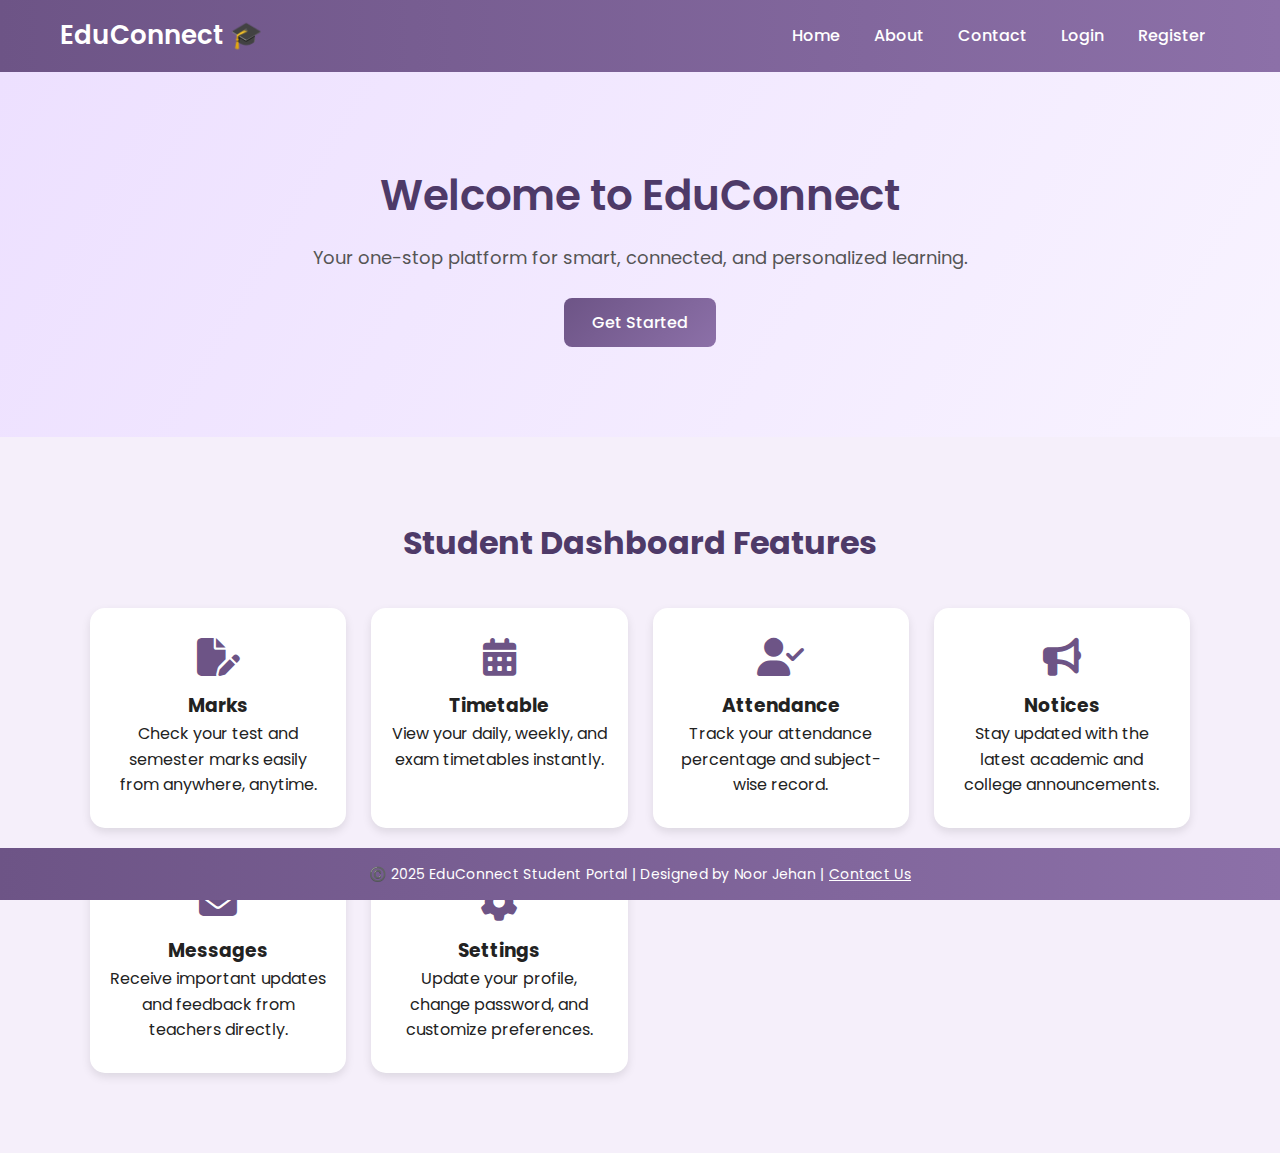
<file: index.html>
<!DOCTYPE html>
<html lang="en">

<head>
  <meta charset="UTF-8">
  <meta name="viewport" content="width=device-width, initial-scale=1.0">
  <title>EduConnect | Empowering Learning</title>
<link rel="stylesheet" href="https://cdnjs.cloudflare.com/ajax/libs/font-awesome/6.4.2/css/all.min.css">

  <link rel="stylesheet" href="style.css">
</head>

<body>
  <!-- Navbar -->
  <nav>
    <div class="logo">EduConnect 🎓</div>
    <div class="nav-links">
      <a href="index.html">Home</a>
      <a href="about.html">About</a>
      <a href="contact.html">Contact</a>
      <a href="login.html">Login</a>
      <a href="register.html">Register</a>
    </div>
  </nav>
  <!-- Hero Section -->
  <section class="hero">
    <h1>Welcome to EduConnect</h1>
    <p>Your one-stop platform for smart, connected, and personalized learning.</p>
    <a href="login.html" class="btn">Get Started</a>
  </section>

  <!-- Features Section -->
  <section class="features">
    <h2>Student Dashboard Features</h2>
    <div class="feature-boxes">

      <div class="feature">
        <i class="fa-solid fa-file-pen"></i>
        <h3>Marks</h3>
        <p>Check your test and semester marks easily from anywhere, anytime.</p>
      </div>

      <div class="feature">
        <i class="fa-solid fa-calendar-days"></i>
        <h3>Timetable</h3>
        <p>View your daily, weekly, and exam timetables instantly.</p>
      </div>

      <div class="feature">
        <i class="fa-solid fa-user-check"></i>
        <h3>Attendance</h3>
        <p>Track your attendance percentage and subject-wise record.</p>
      </div>

      <div class="feature">
        <i class="fa-solid fa-bullhorn"></i>
        <h3>Notices</h3>
        <p>Stay updated with the latest academic and college announcements.</p>
      </div>

      <div class="feature">
        <i class="fa-solid fa-envelope"></i>
        <h3>Messages</h3>
        <p>Receive important updates and feedback from teachers directly.</p>
      </div>

      <div class="feature">
        <i class="fa-solid fa-gear"></i>
        <h3>Settings</h3>
        <p>Update your profile, change password, and customize preferences.</p>
      </div>

    </div>
  </section>

  <!-- Footer -->
  <footer>
    <p> ©️ 2025 EduConnect Student Portal | Designed by Noor Jehan | <a style="color: white;"
        href="contact.html">Contact Us</a></p>
  </footer>

</body>

</html>
</file>
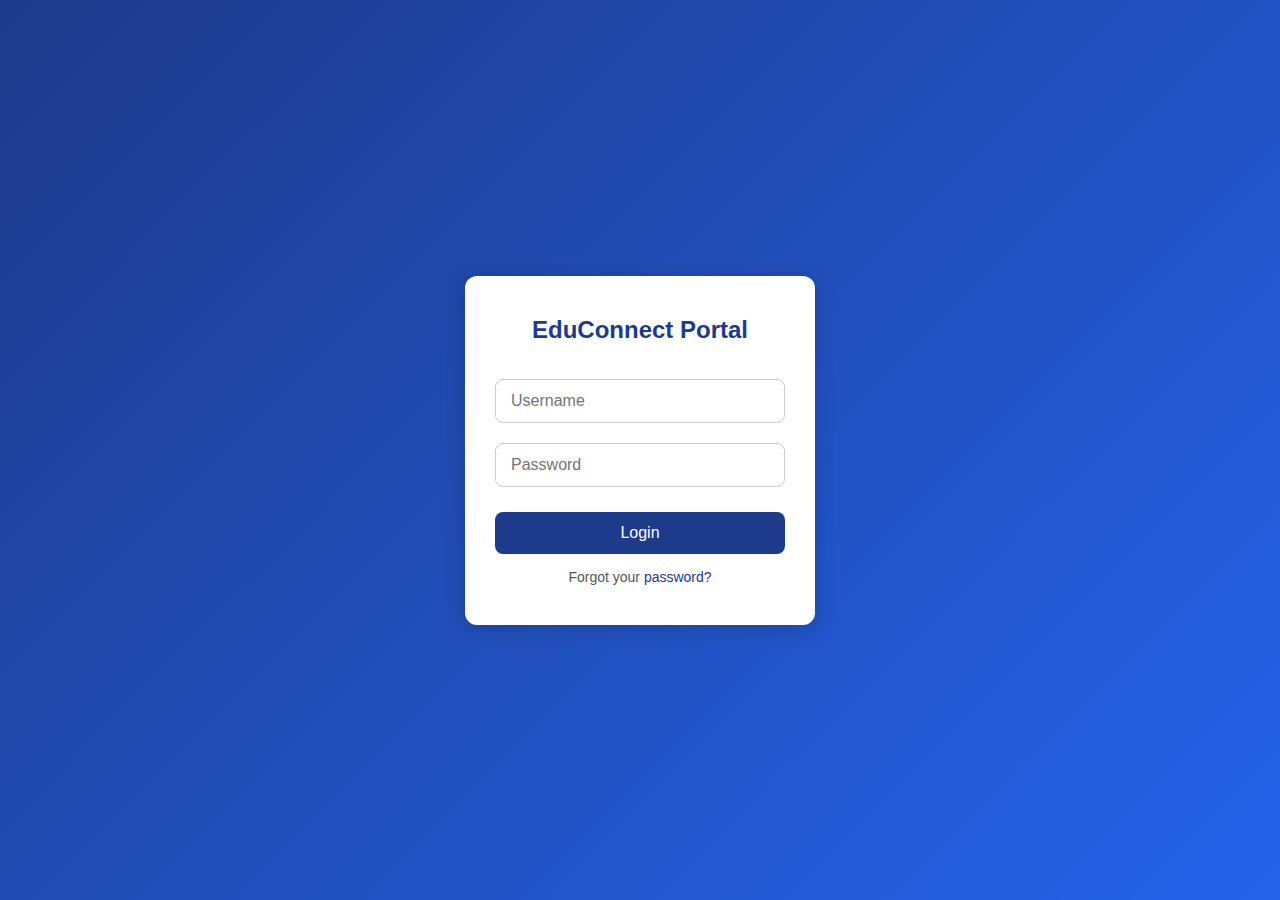
<file: text/index.html>
<!DOCTYPE html>
<html lang="en">
<head>
  <meta charset="UTF-8">
  <meta name="viewport" content="width=device-width, initial-scale=1.0">
  <title>EduConnect | Login</title>
  <style>
    /* ===== General Reset ===== */
    * {
      margin: 0;
      padding: 0;
      box-sizing: border-box;
      font-family: 'Poppins', sans-serif;
    }

    body {
      height: 100vh;
      display: flex;
      justify-content: center;
      align-items: center;
      background: linear-gradient(135deg, #1e3a8a, #2563eb);
    }

    /* ===== Login Container ===== */
    .login-container {
      background: #fff;
      padding: 40px 30px;
      border-radius: 12px;
      box-shadow: 0 4px 20px rgba(0,0,0,0.2);
      width: 350px;
      text-align: center;
    }

    .login-container h2 {
      margin-bottom: 25px;
      color: #1e3a8a;
    }

    .login-container input {
      width: 100%;
      padding: 12px 15px;
      margin: 10px 0;
      border-radius: 8px;
      border: 1px solid #ccc;
      font-size: 16px;
    }

    .login-container button {
      width: 100%;
      padding: 12px;
      margin-top: 15px;
      background: #1e3a8a;
      color: white;
      border: none;
      border-radius: 8px;
      font-size: 16px;
      
      transition: all 0.3s ease;
    }

    .login-container button:hover {
      background: #2563eb;
      transform: scale(1.02);
    }

    /* ===== Optional Links ===== */
    .login-container p {
      margin-top: 15px;
      font-size: 14px;
      color: #555;
    }

    .login-container p a {
      color: #1e3a8a;
      text-decoration: none;
      font-weight: 500;
    }

    .login-container p a:hover {
      text-decoration: underline;
    }

    /* ===== Responsive ===== */
    @media (max-width: 400px) {
      .login-container {
        width: 90%;
        padding: 30px 20px;
      }
    }
  </style>
</head>
<body>
  <div class="login-container">
    <h2>EduConnect Portal</h2>
    <form action="dashboard.html">
      <input type="text" placeholder="Username" required>
      <input type="password" placeholder="Password" required>
      <button type="submit">Login</button>
    </form>
    <p>Forgot your <a href="#">password?</a></p>
  </div>
</body>
</html>
</file>
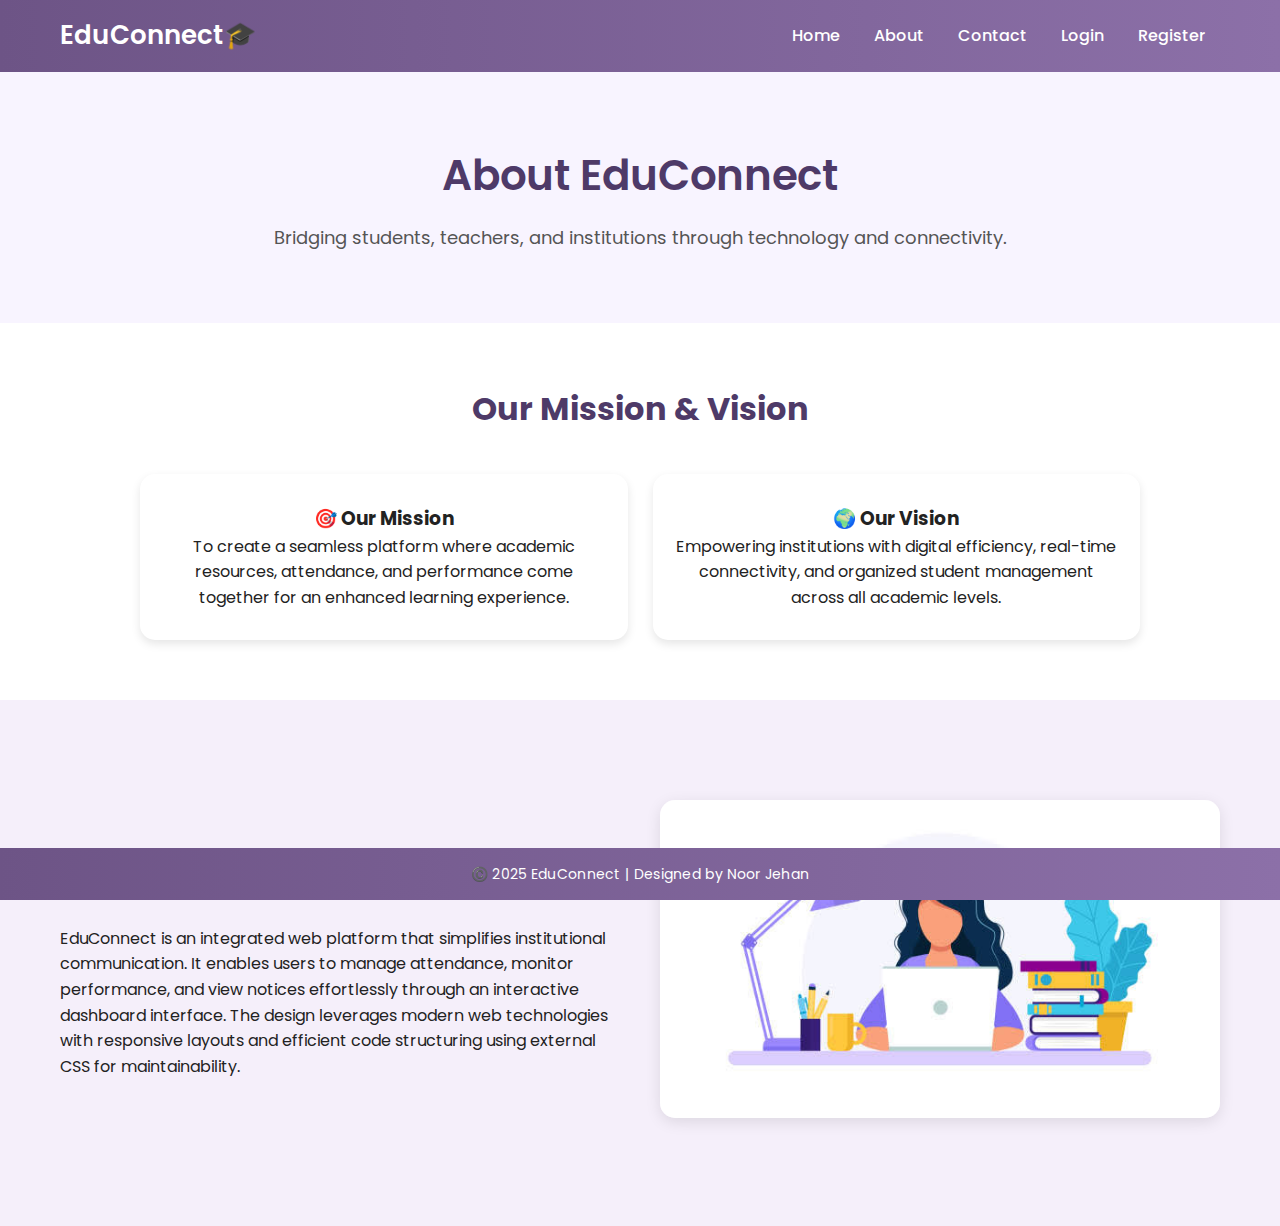
<file: about.html>
<!DOCTYPE html>
<html lang="en">
<head>
  <meta charset="UTF-8">
  <meta name="viewport" content="width=device-width, initial-scale=1.0">
  <title>EduConnect | About</title>
  <link rel="stylesheet" href="https://cdnjs.cloudflare.com/ajax/libs/font-awesome/6.4.2/css/all.min.css">
  <link rel="stylesheet" href="style.css">
</head>
<body>

  <!-- ===== Navbar ===== -->
  <nav>
    <div class="logo">EduConnect🎓</div>
    <div class="nav-links">
      <a href="index.html">Home</a>
      <a href="about.html" class="active">About</a>
      <a href="contact.html">Contact</a>
      <a href="login.html">Login</a>
      <a href="register.html">Register</a>
    </div>
  </nav>

  <!-- ===== About Section ===== -->
  <section class="hero" style="padding: 70px 20px; background: #f8f4ff;">
    <h1>About EduConnect</h1>
    <p>Bridging students, teachers, and institutions through technology and connectivity.</p>
  </section>

  <!-- ===== Mission & Vision Section ===== -->
  <section class="features" style="background-color: #ffffff; padding: 60px 40px;">
    <h2>Our Mission & Vision</h2>
    <div class="feature-boxes" style="max-width: 1000px;">
      <div class="feature">
        <h3>🎯 Our Mission</h3>
        <p>To create a seamless platform where academic resources, attendance, and performance come together for an enhanced learning experience.</p>
      </div>
      <div class="feature">
        <h3>🌍 Our Vision</h3>
        <p>Empowering institutions with digital efficiency, real-time connectivity, and organized student management across all academic levels.</p>
      </div>
    </div>
  </section>

  <!-- ===== About Layout Section ===== -->
  <section style="display: flex; align-items: center; justify-content: center; padding: 80px 40px; flex-wrap: wrap; background: #f5effa;">
    <div style="flex: 1 1 45%; padding: 20px;">
      <h1 style="color:#6d5486; font-size: 2.5rem;">What is EduConnect?</h1>
      <p style="margin-top: 15px;" font-size="2rem;">EduConnect is an integrated web platform that simplifies institutional communication. It enables users to manage attendance, monitor performance, and view notices effortlessly through an interactive dashboard interface. The design leverages modern web technologies with responsive layouts and efficient code structuring using external CSS for maintainability.</p>
    </div>
    <div style="flex: 1 1 45%; padding: 20px; text-align:center;">
      <img src="about.jpeg" alt="EduConnect" style="width:100%; border-radius:15px; box-shadow:0 4px 15px rgba(0,0,0,0.1);">
    </div>
  </section>

  <!-- ===== Footer ===== -->
  <footer>
    ©️ 2025 EduConnect | Designed by Noor Jehan
  </footer>

</body>
</html>
</file>
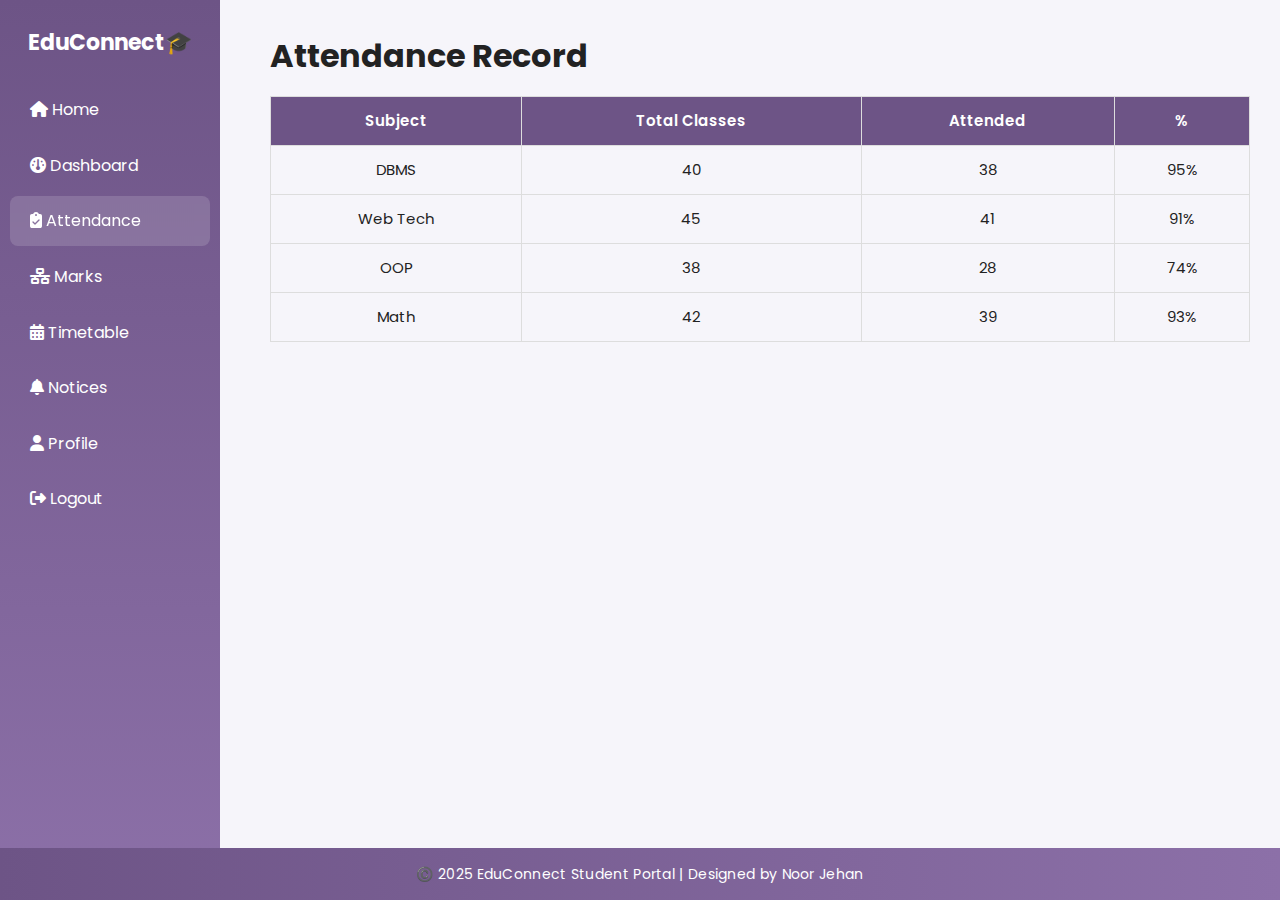
<file: attendance.html>
<!DOCTYPE html>
<html lang="en">

<head>
  <meta charset="UTF-8">
  <meta name="viewport" content="width=device-width, initial-scale=1.0">
  <title>EduConnect | Attendance</title>
 <link rel="stylesheet" href="https://cdnjs.cloudflare.com/ajax/libs/font-awesome/6.4.2/css/all.min.css">
  <link rel="stylesheet" href="style.css">
</head>

<body>

  <!-- Sidebar -->
  <div class="sidebar">
    <h2>EduConnect🎓</h2>
    <ul>
      <li><a href="index.html"> <i class="fa-solid fa-house"></i> Home</a></li>
      <li><a href="dashboard.html" > <i class="fa-solid fa-gauge"></i> Dashboard</a></li>

      <li><a href="attendance.html" class="active"> <i class="fa-solid fa-clipboard-check"></i> Attendance</a></li>
      <li><a href="marks.html"> <i class="fa-solid fa-network-wired"></i> Marks</a></li>

      <li><a href="timetable.html"> <i class="fa-solid fa-calendar-days"></i> Timetable</a></li>
      <li><a href="notices.html"> <i class="fa-solid fa-bell"></i> Notices</a></li>
      <li><a href="profile.html"> <i class="fa-solid fa-user"></i> Profile</a></li>
      <li><a href="login.html"> <i class="fa-solid fa-right-from-bracket"></i> Logout</a></li>
    </ul>
      
  </div>

  <!-- Main Content -->
  <div class="main-content">
    <h1>Attendance Record</h1>
    <table>
      <tr>
        <th>Subject</th>
        <th>Total Classes</th>
        <th>Attended</th>
        <th>%</th>
      </tr>
      <tr>
        <td>DBMS</td>
        <td>40</td>
        <td>38</td>
        <td>95%</td>
      </tr>
      <tr>
        <td>Web Tech</td>
        <td>45</td>
        <td>41</td>
        <td>91%</td>
      </tr>
      <tr class="low">
        <td>OOP</td>
        <td>38</td>
        <td>28</td>
        <td>74%</td>
      </tr>
      <tr>
        <td>Math</td>
        <td>42</td>
        <td>39</td>
        <td>93%</td>
      </tr>
    </table>
  </div>
<footer>
  <p>©️ 2025 EduConnect Student Portal | Designed by Noor Jehan</p>
</footer> 
</body>

</html>
</file>
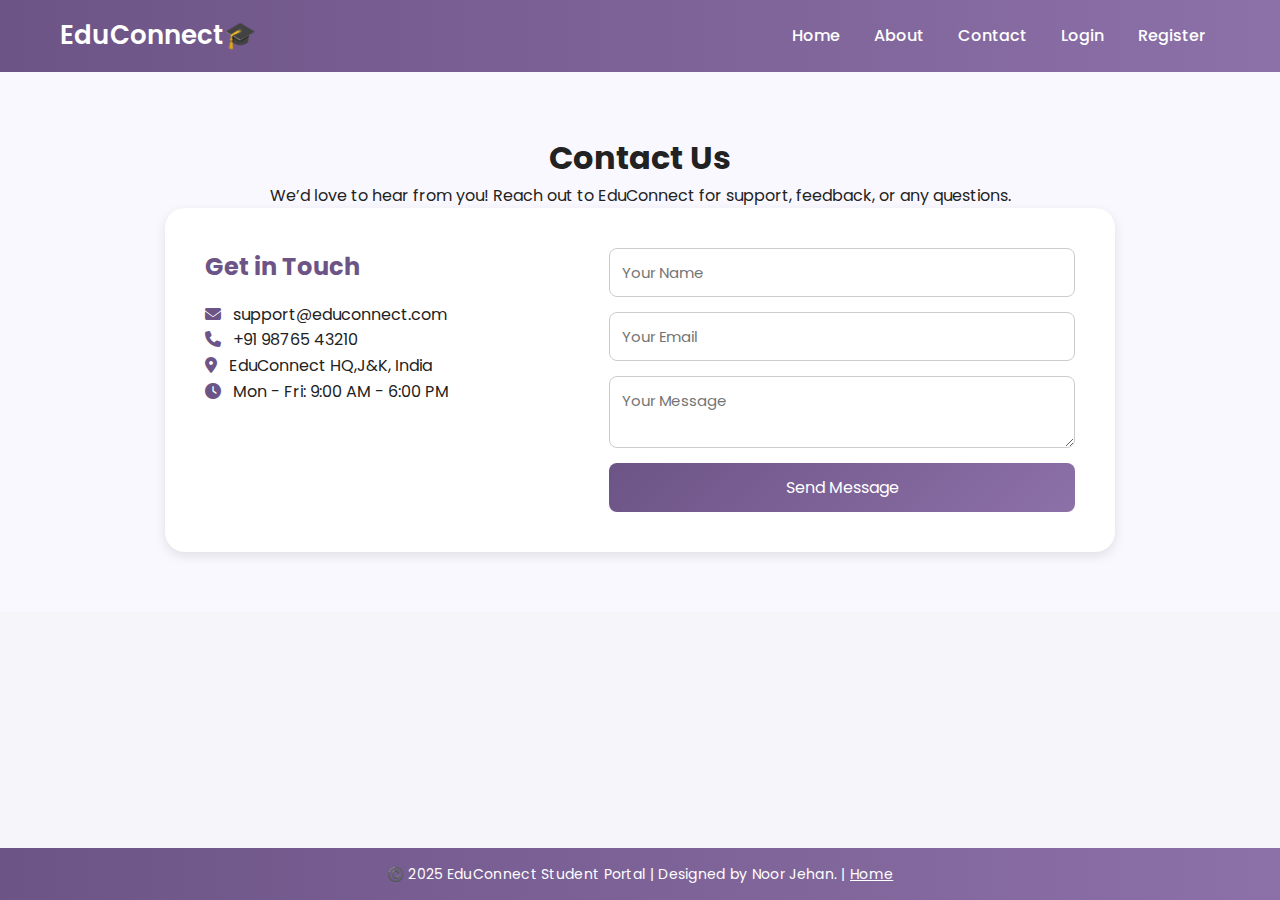
<file: contact.html>
<!DOCTYPE html>
<html lang="en">

<head>
  <meta charset="UTF-8" />
  <meta name="viewport" content="width=device-width, initial-scale=1.0" />
  <title>Contact Us | EduConnect</title>

  <link rel="stylesheet" href="https://cdnjs.cloudflare.com/ajax/libs/font-awesome/6.4.2/css/all.min.css">

  <link rel="stylesheet" href="style.css">
</head>

<body>

  <!-- Navbar -->
  <nav>
    <div class="logo">EduConnect🎓</div>
    <div class="nav-links">
      <a href="index.html">Home</a>
      <a href="about.html">About</a>
      <a href="contact.html">Contact</a>
      <a href="login.html">Login</a>
      <a href="register.html">Register</a>
    </div>
  </nav>

  <!-- Contact Section -->
  <section class="contact-section">
    <h1>Contact Us</h1>
    <p>We’d love to hear from you! Reach out to EduConnect for support, feedback, or any questions.</p>

    <div class="contact-container">
      <!-- Contact Info -->
      <div class="contact-info">
        <h2>Get in Touch</h2>
        <p><i class="fa-solid fa-envelope"></i> support@educonnect.com</p>
        <p><i class="fa-solid fa-phone"></i> +91 98765 43210</p>
        <p><i class="fa-solid fa-location-dot"></i> EduConnect HQ,J&K, India</p>
        <p><i class="fa-solid fa-clock"></i> Mon - Fri: 9:00 AM - 6:00 PM</p>
      </div>

      <!-- Contact Form -->
      <form action="#" method="post">
        <input type="text" name="name" placeholder="Your Name" required>
        <input type="email" name="email" placeholder="Your Email" required>
        <textarea name="message" placeholder="Your Message" required></textarea>
        <button type="submit">Send Message</button>
      </form>
    </div>
  </section>

  <!-- Footer -->
  <footer>
    <p>©️ 2025 EduConnect Student Portal | Designed by Noor Jehan. | <a style="color: white;" href="index.html">Home</a>
    </p>
  </footer>

</body>

</html>
</file>
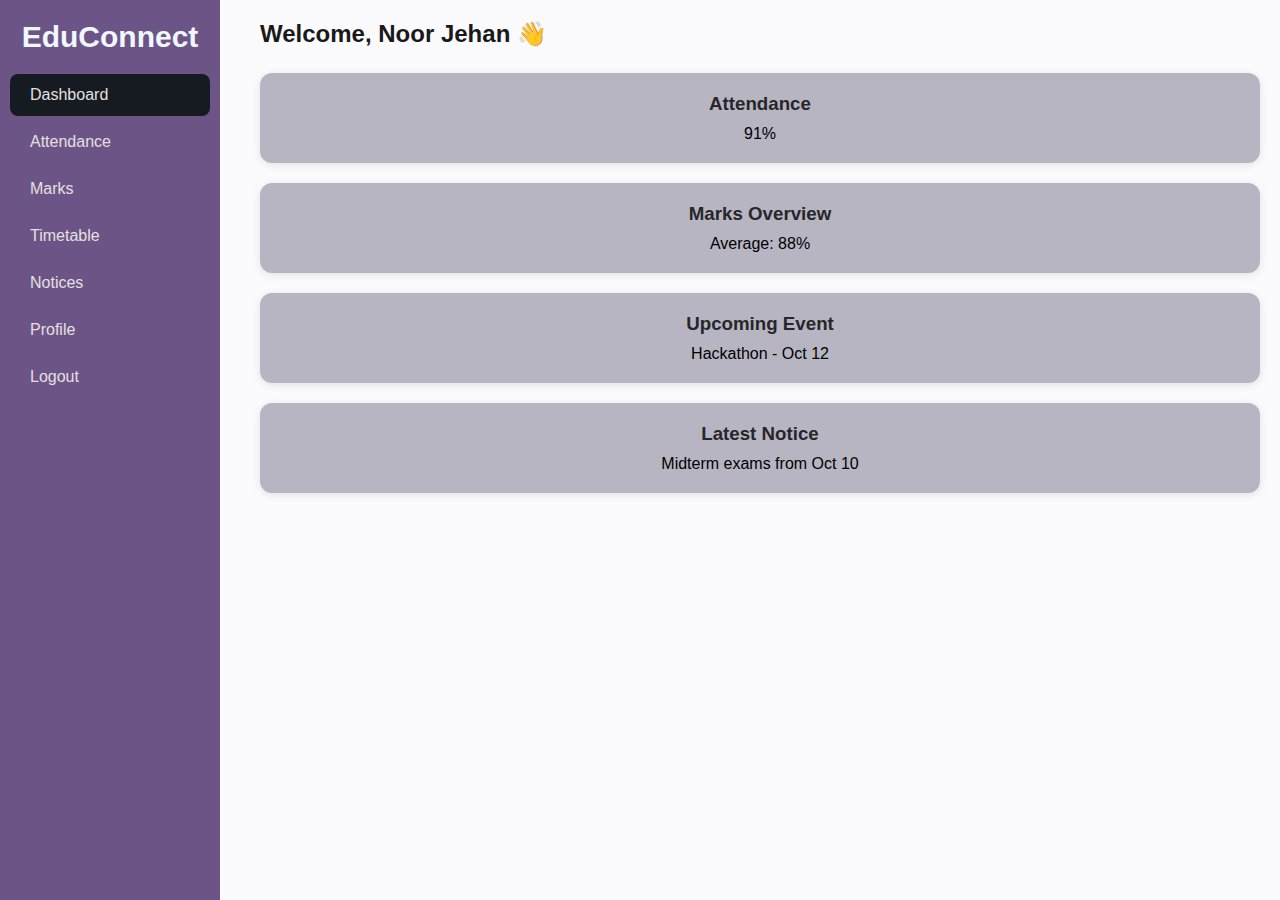
<file: dashboard.html>
<!DOCTYPE html>
<html lang="en">
<head>
  <meta charset="UTF-8">
  <meta name="viewport" content="width=device-width, initial-scale=1.0">
  <title>EduConnect | Dashboard</title>
  <style>
    /* ===== General Reset ===== */
    * {
      margin: 0;
      padding: 0;
      box-sizing: border-box;
      font-family: 'Poppins', sans-serif;
    }

    body {
      display: flex;
      min-height: 100vh;
      background: #fbfbfe;
    }

    /* ===== Sidebar ===== */
    .sidebar {
      width: 220px;
      background: #6d5486;
      color: rgb(22, 21, 22);
      flex-shrink: 0;
      padding-top: 20px;
      position: fixed;
      height: 100%;
    }

    .sidebar h2 {
      text-align: center;
      margin-bottom: 20px;
      font-size: 30px;
      color: aliceblue;
    }

    .sidebar ul {
      list-style: none;
      padding: 0;
    }

    .sidebar ul li a {
      display: block;
      padding: 12px 20px;
      color: rgb(228, 224, 224);
      text-decoration: none;
      border-radius: 8px;
      margin: 5px 10px;
      transition: all 0.3s;
    }

    .sidebar ul li a:hover,
    .sidebar ul li a.active {
      background: #161a21;
    }

    /* ===== Main Content ===== */
    .main-content {
      margin-left: 240px;
      padding: 20px;
      width: 100%;
    }

    header h2 {
      margin-bottom: 25px;
      color: #19191a;
    }

    /* ===== Dashboard Cards ===== */
    .cards {
      display: grid;
      
      grid-template-rows: 1fr 1fr 1fr  1fr;
      gap: 20px;
    }

    .card {
      background: rgb(184, 181, 195);
      padding: 20px;
      border-radius: 12px;
      box-shadow: 0 2px 10px rgba(0,0,0,0.1);
      text-align: center;
      transition: transform 0.2s;
    }

    .card:hover {
      transform: scale(1.03);
    }

    .card h3 {
      margin-bottom: 10px;
      color: #262728;
    }

    /* ===== Responsive ===== */
    @media (max-width: 768px) {
      .sidebar {
        position: relative;
        width: 100%;
        height: auto;
      }
      .main-content {
        margin-left: 0;
      }
      .cards {
        grid-template-columns: 1fr;
      }
    }
  </style>
</head>
<body>

  <!-- Sidebar -->
  <div class="sidebar">
    <h2>EduConnect</h2>
    <ul>
      <li><a href="dashboard.html" class="active">Dashboard</a></li>
      <li><a href="attendance.html">Attendance</a></li>
      <li><a href="marks.html">Marks</a></li>
      <li><a href="timetable.html">Timetable</a></li>
      <li><a href="notices.html">Notices</a></li>
      <li><a href="profile.html">Profile</a></li>
      <li><a href="index.html">Logout</a></li>
    </ul>
  </div>

  <!-- Main Content -->
  <div class="main-content">
    <header>
      <h2>Welcome, Noor Jehan 👋</h2>
    </header>

    <div class="cards">
      <div class="card">
        <h3>Attendance</h3>
        <p>91%</p>
      </div>
      <div class="card">
        <h3>Marks Overview</h3>
        <p>Average: 88%</p>
      </div>
      <div class="card">
        <h3>Upcoming Event</h3>
        <p>Hackathon - Oct 12</p>
      </div>
      <div class="card">
        <h3>Latest Notice</h3>
        <p>Midterm exams from Oct 10</p>
      </div>
    </div>
  </div>

</body>
</html>
</file>
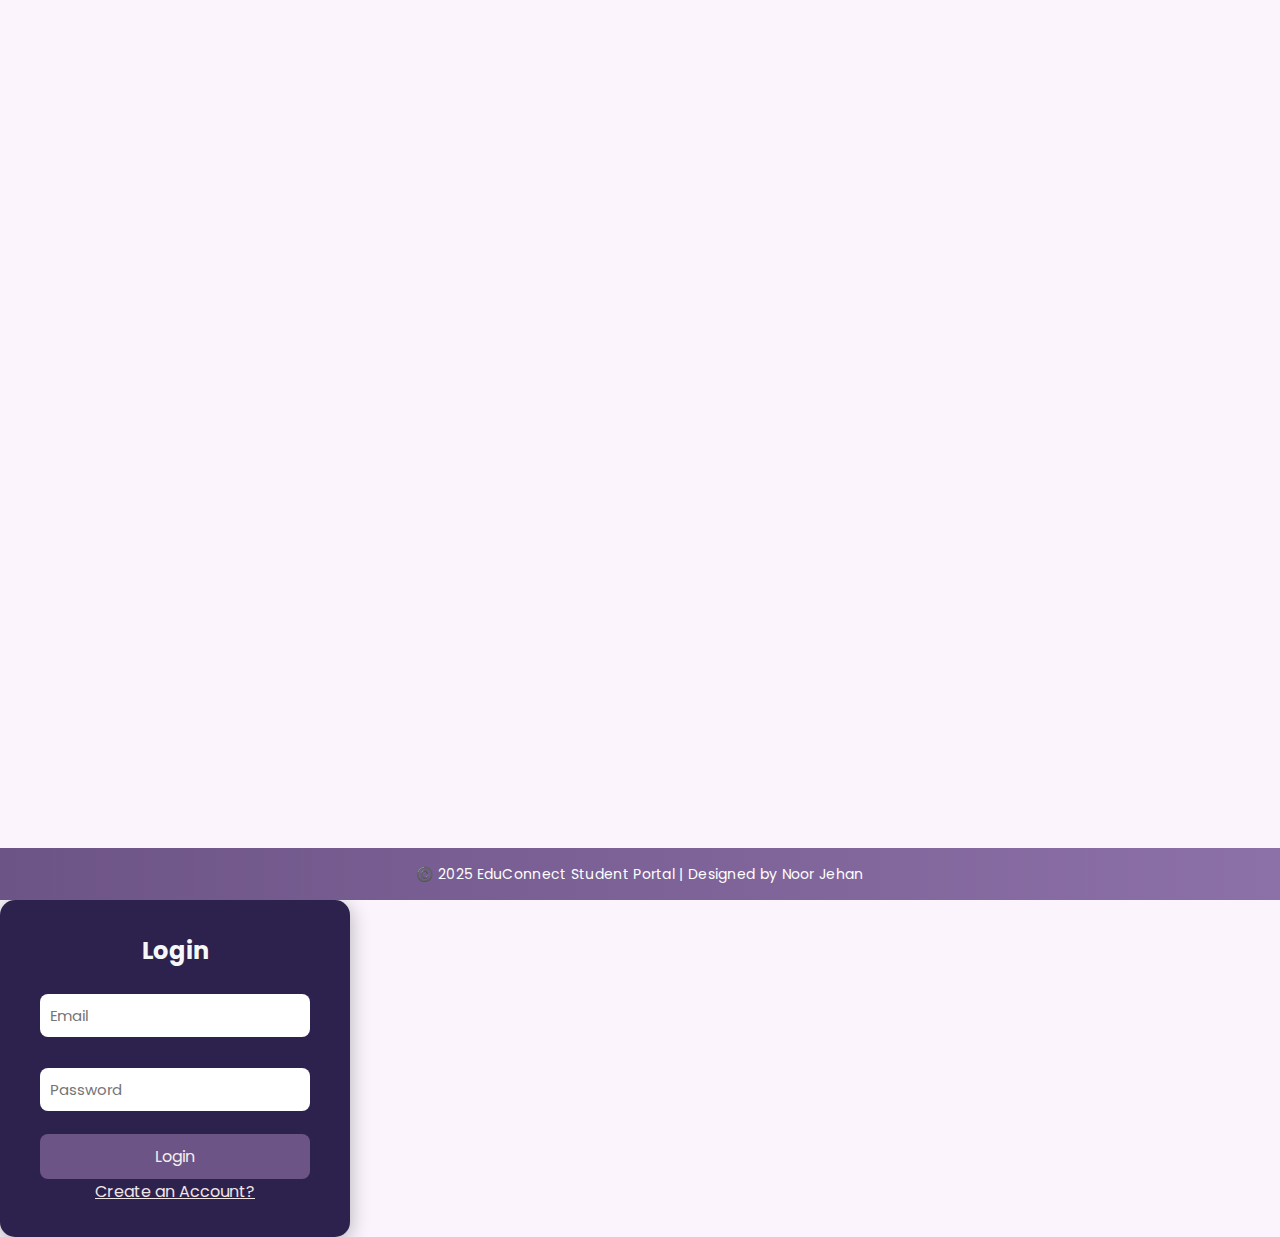
<file: login.html>
<!DOCTYPE html>
<html lang="en">
<head>
  <meta charset="UTF-8">
  <meta name="viewport" content="width=device-width, initial-scale=1.0">
  <title>EduConnect | Login</title>
  
  <link rel="stylesheet" href="style.css">
</head>
<body style="background-color: #fbf4fd;">
<div class="form-wrapper"></div>
  <div class="container">
    <h2>Login</h2>
    <form action="dashboard.html" method="get">
      <input type="email" placeholder="Email" required>
      <input type="password" placeholder="Password" required>
      <button type="submit">Login</button>
    </form>
    <a href="register.html">Create an Account?</a>
  </div> 
  </div>
<footer>
  <p>©️ 2025 EduConnect Student Portal | Designed by Noor Jehan</p>
</footer> 
</body>
</html>
</file>
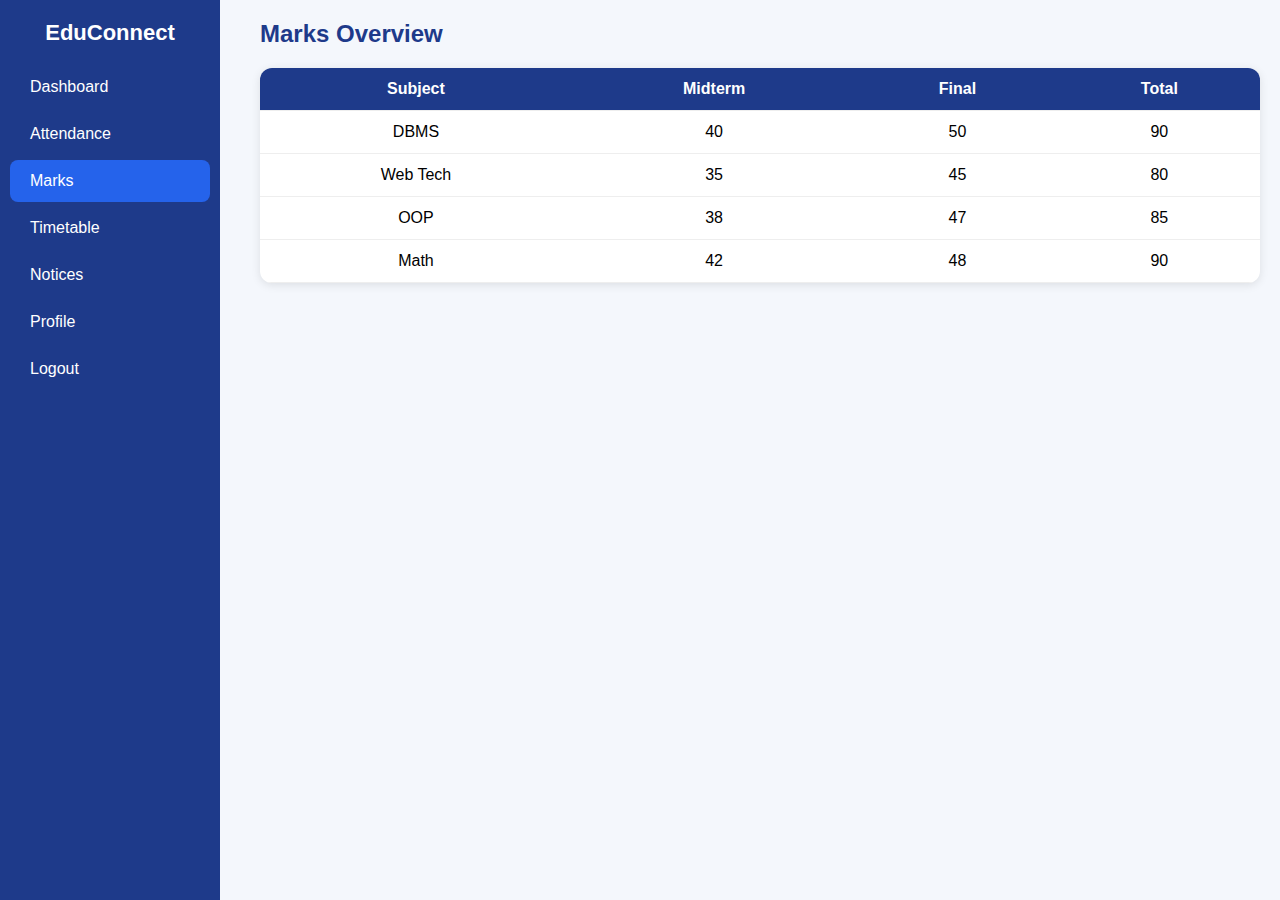
<file: marks.html>
<!DOCTYPE html>
<html lang="en">
<head>
  <meta charset="UTF-8">
  <meta name="viewport" content="width=device-width, initial-scale=1.0">
  <title>EduConnect | Marks</title>
  <style>
    /* ===== General Reset ===== */
    * { margin: 0; padding: 0; box-sizing: border-box; font-family: 'Poppins', sans-serif; }
    body { display: flex; min-height: 100vh; background: #f4f7fc; }

    /* ===== Sidebar ===== */
    .sidebar {
      width: 220px;
      background: #1e3a8a;
      color: white;
      flex-shrink: 0;
      padding-top: 20px;
      position: fixed;
      height: 100%;
    }
    .sidebar h2 { text-align: center; margin-bottom: 20px; font-size: 22px; }
    .sidebar ul { list-style: none; padding: 0; }
    .sidebar ul li a {
      display: block;
      padding: 12px 20px;
      color: white;
      text-decoration: none;
      border-radius: 8px;
      margin: 5px 10px;
      transition: all 0.3s;
    }
    .sidebar ul li a:hover,
    .sidebar ul li a.active { background: #2563eb; }

    /* ===== Main Content ===== */
    .main-content { margin-left: 240px; padding: 20px; width: 100%; }
    .main-content h2 { margin-bottom: 20px; color: #1e3a8a; }

    /* ===== Marks Table ===== */
    table {
      width: 100%;
      border-collapse: collapse;
      background: white;
      border-radius: 12px;
      overflow: hidden;
      box-shadow: 0 2px 10px rgba(0,0,0,0.1);
    }
    th, td {
      padding: 12px;
      text-align: center;
      border-bottom: 1px solid #eee;
    }
    th { background: #1e3a8a; color: white; }

    /* ===== Responsive ===== */
    @media (max-width: 768px) {
      .sidebar { position: relative; width: 100%; height: auto; }
      .main-content { margin-left: 0; }
    }
  </style>
</head>
<body>

  <!-- Sidebar -->
  <div class="sidebar">
    <h2>EduConnect</h2>
    <ul>
      <li><a href="dashboard.html">Dashboard</a></li>
      <li><a href="attendance.html">Attendance</a></li>
      <li><a href="marks.html" class="active">Marks</a></li>
      <li><a href="timetable.html">Timetable</a></li>
      <li><a href="notices.html">Notices</a></li>
      <li><a href="profile.html">Profile</a></li>
      <li><a href="index.html">Logout</a></li>
    </ul>
  </div>

  <!-- Main Content -->
  <div class="main-content">
    <h2>Marks Overview</h2>
    <table>
      <tr><th>Subject</th><th>Midterm</th><th>Final</th><th>Total</th></tr>
      <tr><td>DBMS</td><td>40</td><td>50</td><td>90</td></tr>
      <tr><td>Web Tech</td><td>35</td><td>45</td><td>80</td></tr>
      <tr><td>OOP</td><td>38</td><td>47</td><td>85</td></tr>
      <tr><td>Math</td><td>42</td><td>48</td><td>90</td></tr>
    </table>
  </div>

</body>
</html>
</file>
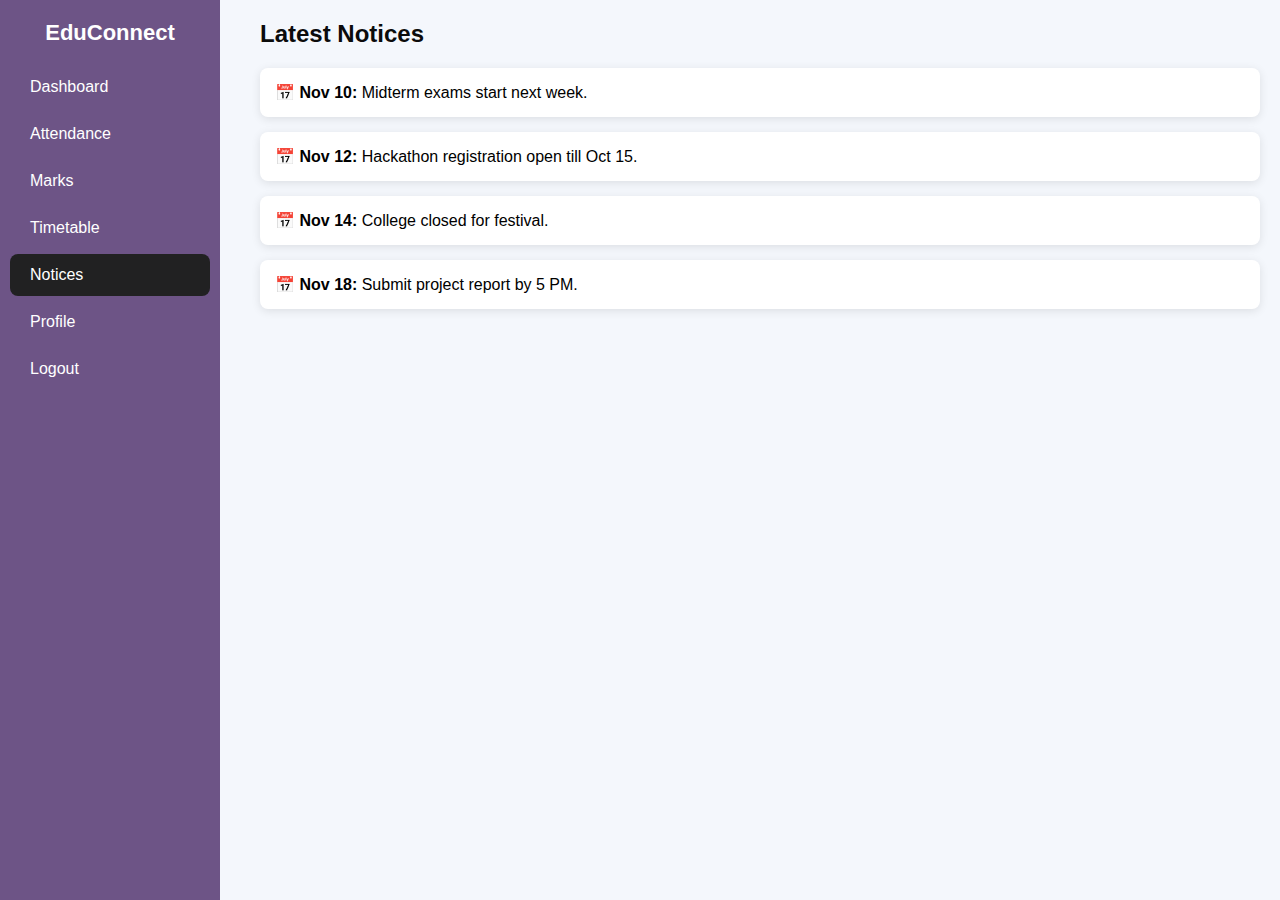
<file: notices.html>
<!DOCTYPE html>
<html lang="en">
<head>
  <meta charset="UTF-8">
  <meta name="viewport" content="width=device-width, initial-scale=1.0">
  <title>EduConnect | Notices</title>
  <style>
    * { margin: 0; padding: 0; box-sizing: border-box; font-family: 'Poppins', sans-serif; }
    body { display: flex; min-height: 100vh; background: #f4f7fc; }

    /* Sidebar */
    .sidebar {
      width: 220px; background: #6d5486; color: white; flex-shrink: 0;
      padding-top: 20px; position: fixed; height: 100%;
    }
    .sidebar h2 { text-align: center; margin-bottom: 20px; font-size: 22px; }
    .sidebar ul { list-style: none; padding: 0; }
    .sidebar ul li a {
      display: block; padding: 12px 20px; color: white; text-decoration: none;
      border-radius: 8px; margin: 5px 10px; transition: all 0.3s;
    }
    .sidebar ul li a:hover,
    .sidebar ul li a.active { background: #212122; }

    /* Main content */
    .main-content { margin-left: 240px; padding: 20px; width: 100%; }
    .main-content h2 { margin-bottom: 20px; color: #0b0b0b; }

    /* Notices */
    .notice {
      background: white;
      padding: 15px;
      margin-bottom: 15px;
      border-radius: 8px;
      box-shadow: 0 2px 10px rgba(0,0,0,0.1);
      transition: transform 0.2s;
    }
    .notice:hover { transform: scale(1.02); }

    @media (max-width: 768px) {
      .sidebar { position: relative; width: 100%; height: auto; }
      .main-content { margin-left: 0; }
    }
  </style>
</head>
<body>

  <div class="sidebar">
    <h2>EduConnect</h2>
    <ul>
      <li><a href="dashboard.html">Dashboard</a></li>
      <li><a href="attendance.html">Attendance</a></li>
      <li><a href="marks.html">Marks</a></li>
      <li><a href="timetable.html">Timetable</a></li>
      <li><a href="notices.html" class="active">Notices</a></li>
      <li><a href="profile.html">Profile</a></li>
      <li><a href="index.html">Logout</a></li>
    </ul>
  </div>

  <div class="main-content">
    <h2>Latest Notices</h2>
    <div class="notice">📅 <strong>Nov 10:</strong> Midterm exams start next week.</div>
    <div class="notice">📅 <strong>Nov 12:</strong> Hackathon registration open till Oct 15.</div>
    <div class="notice">📅 <strong>Nov 14:</strong> College closed for festival.</div>
    <div class="notice">📅 <strong>Nov 18:</strong> Submit project report by 5 PM.</div>
  </div>

</body>
</html>
</file>
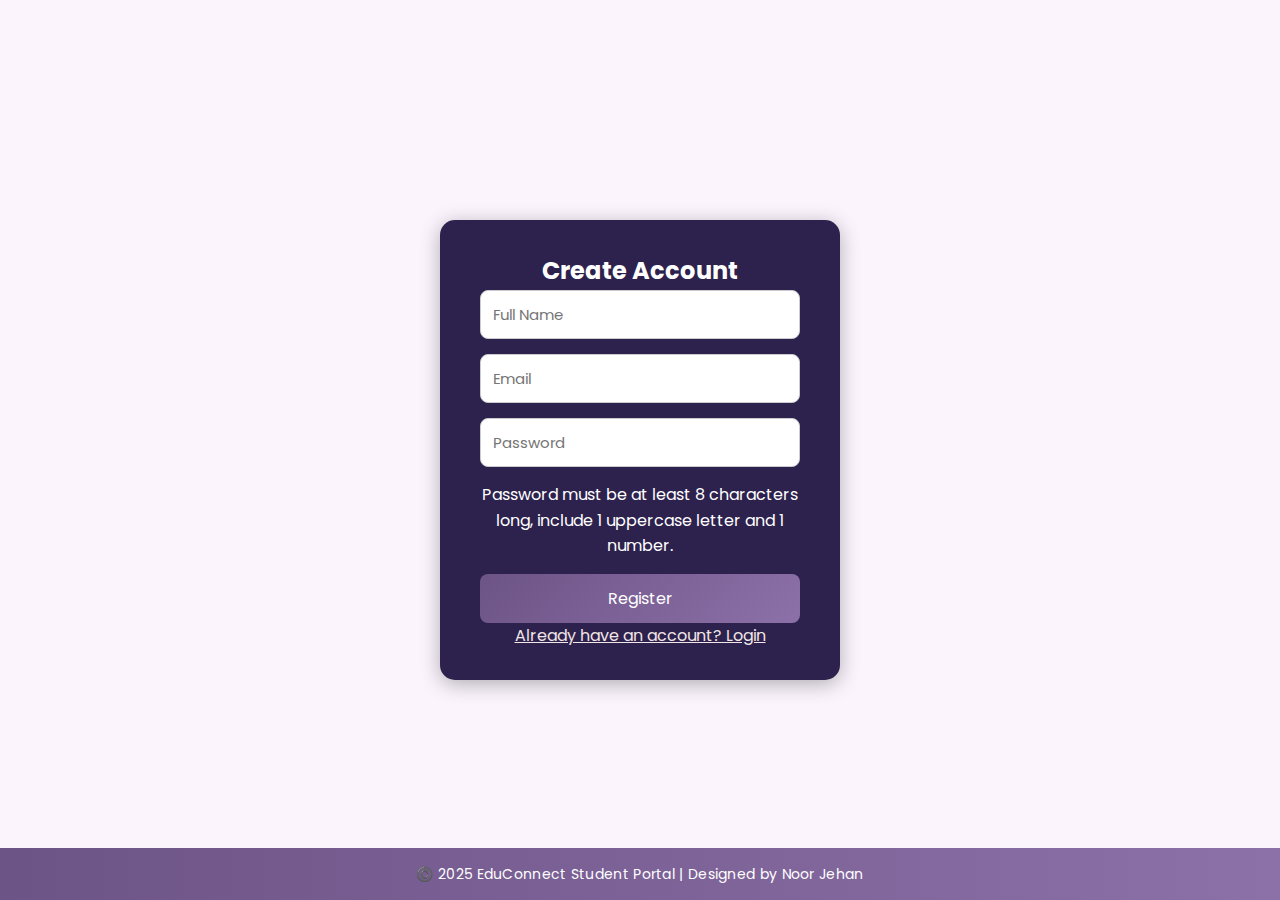
<file: register.html>
<!DOCTYPE html>
<html lang="en">

<head>
  <meta charset="UTF-8">
  <meta name="viewport" content="width=device-width, initial-scale=1.0">
  <title>EduConnect | Register</title>
  
<link rel="stylesheet" href="https://cdnjs.cloudflare.com/ajax/libs/font-awesome/6.4.2/css/all.min.css">

  <link rel="stylesheet" href="style.css">
</head>

<body style="background-color: #fbf4fd;">
<div class="form-wrapper">
  <div class="container2">
    <h2>Create Account</h2>
    <form action="login.html" method="get">
      <input type="text" placeholder="Full Name" required>
      <input type="email" placeholder="Email" required>
      <input type="password" placeholder="Password" pattern="(?=.*[A-Z])(?=.*\d).{8,}" required>
      <p class="note">Password must be at least 8 characters long, include 1 uppercase letter and 1 number.</p>
      <button type="submit">Register</button>
    </form>
    <a href="login.html">Already have an account? Login</a>
  </div>
</div> 
  <footer>
    <p>©️ 2025 EduConnect Student Portal | Designed by Noor Jehan</p>
  </footer>
</body>

</html>
</file>
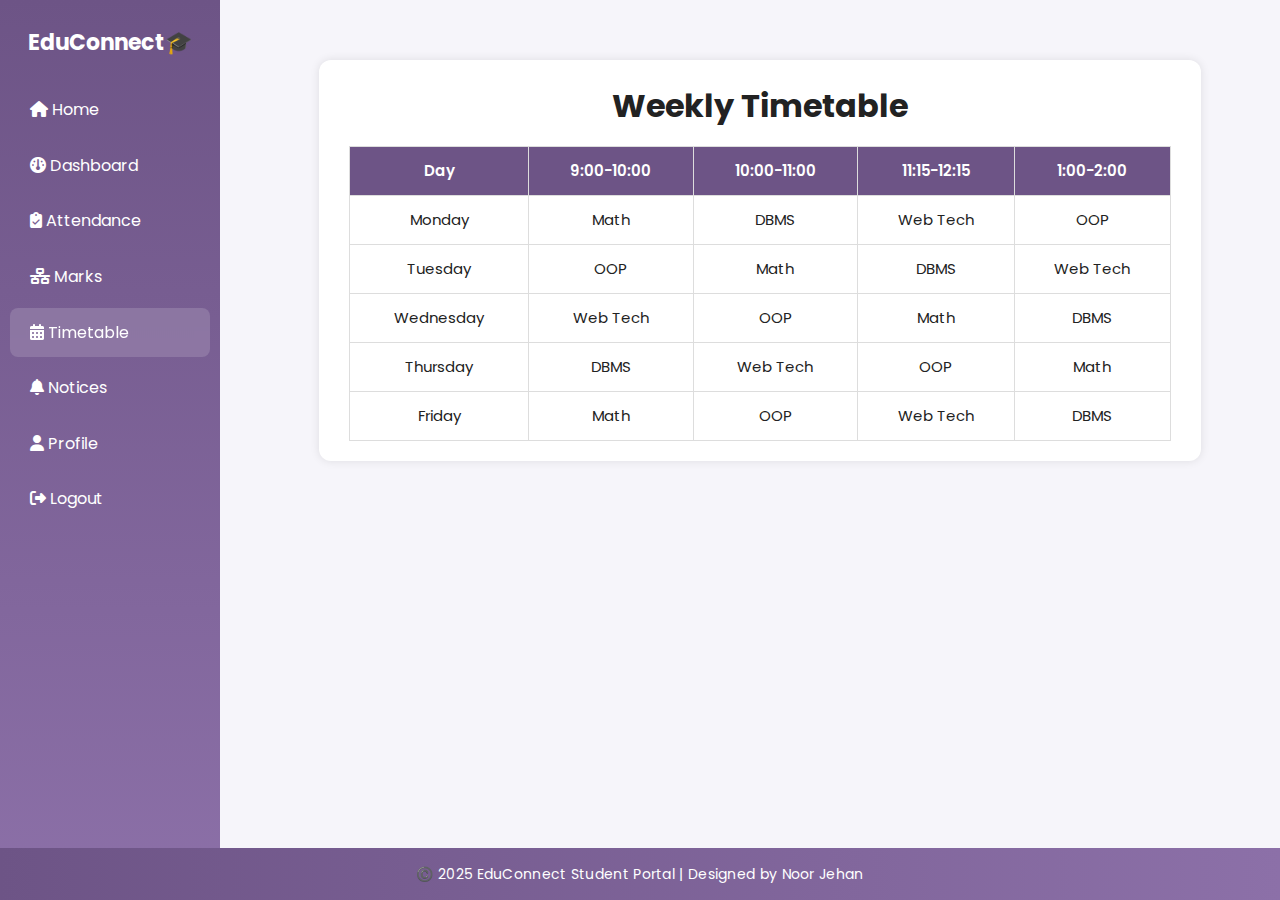
<file: timetable.html>
<!DOCTYPE html>
<html lang="en">

<head>
  <meta charset="UTF-8">
  <meta name="viewport" content="width=device-width, initial-scale=1.0">
  <title>EduConnect | Timetable</title>
  
<link rel="stylesheet" href="https://cdnjs.cloudflare.com/ajax/libs/font-awesome/6.4.2/css/all.min.css">
  <link rel="stylesheet" href="style.css">
</head>

<body>

  
    <div class="sidebar">
    <h2>EduConnect🎓</h2>
    <ul>
      <li><a href="index.html"> <i class="fa-solid fa-house"></i> Home</a></li>
      <li><a href="dashboard.html" > <i class="fa-solid fa-gauge"></i> Dashboard</a></li>

      <li><a href="attendance.html"> <i class="fa-solid fa-clipboard-check"></i> Attendance</a></li>
      <li><a href="marks.html"> <i class="fa-solid fa-network-wired"></i> Marks</a></li>

      <li><a href="timetable.html" class="active"> <i class="fa-solid fa-calendar-days"></i> Timetable</a></li>
      <li><a href="notices.html"> <i class="fa-solid fa-bell"></i> Notices</a></li>
      <li><a href="profile.html"> <i class="fa-solid fa-user"></i> Profile</a></li>
      <li><a href="login.html"> <i class="fa-solid fa-right-from-bracket"></i> Logout</a></li>
    </ul>
      
    
  </div>

  <div class="main-content">
    <div class="timetable">
    <h1>Weekly Timetable</h1>
    
    <table>
      <tr>
        <th>Day</th>
        <th>9:00-10:00</th>
        <th>10:00-11:00</th>
        <th>11:15-12:15</th>
        <th>1:00-2:00</th>
      </tr>
      <tr>
        <td>Monday</td>
        <td>Math</td>
        <td>DBMS</td>
        <td>Web Tech</td>
        <td>OOP</td>
      </tr>
      <tr>
        <td>Tuesday</td>
        <td>OOP</td>
        <td>Math</td>
        <td>DBMS</td>
        <td>Web Tech</td>
      </tr>
      <tr>
        <td>Wednesday</td>
        <td>Web Tech</td>
        <td>OOP</td>
        <td>Math</td>
        <td>DBMS</td>
      </tr>
      <tr>
        <td>Thursday</td>
        <td>DBMS</td>
        <td>Web Tech</td>
        <td>OOP</td>
        <td>Math</td>
      </tr>
      <tr>
        <td>Friday</td>
        <td>Math</td>
        <td>OOP</td>
        <td>Web Tech</td>
        <td>DBMS</td>
      </tr>
    </table>
  </div>
  </div>
</div>
</body>
<footer>
  <p>©️ 2025 EduConnect Student Portal | Designed by Noor Jehan</p>
</footer> 
</html>
</file>
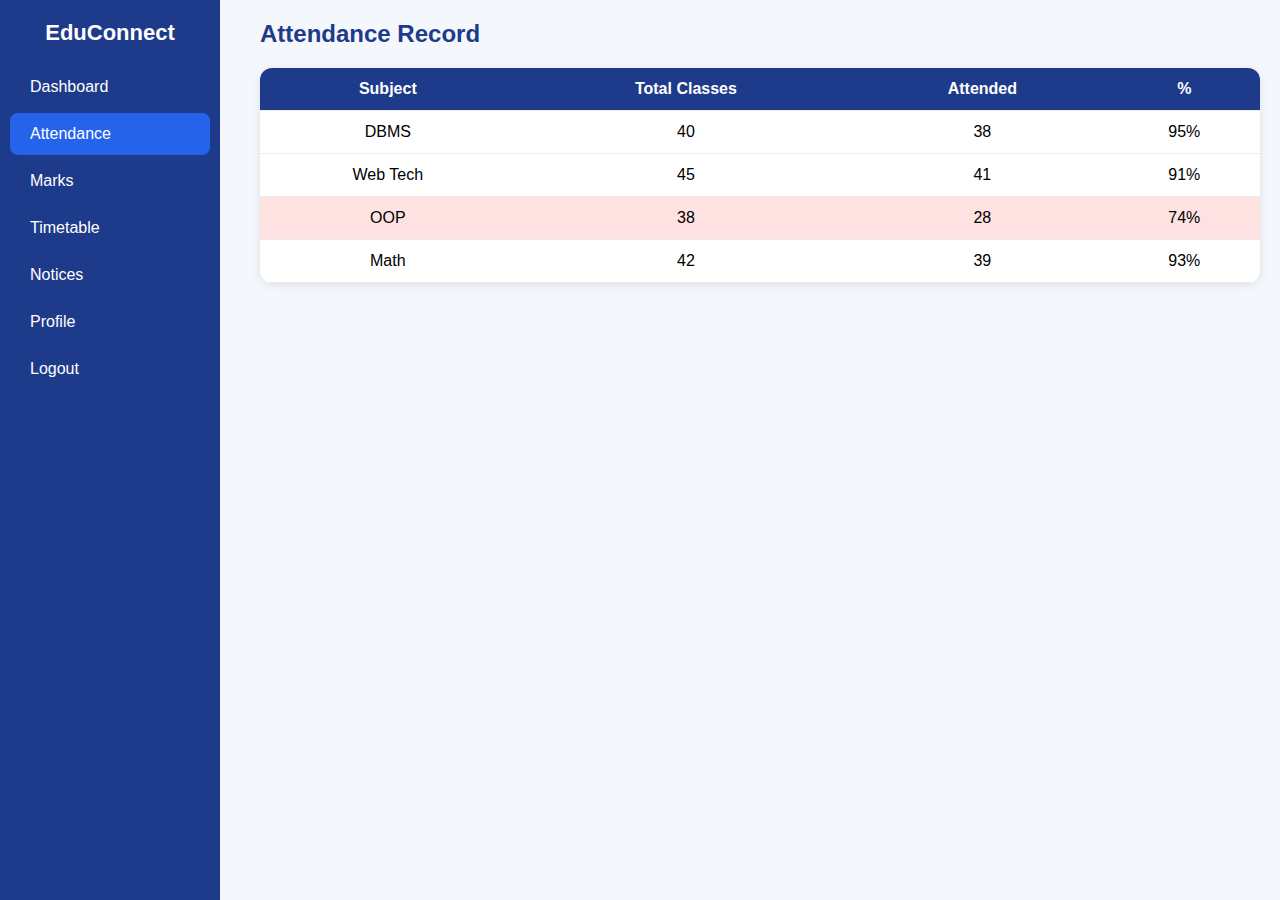
<file: text/attendance.html>
<!DOCTYPE html>
<html lang="en">
<head>
  <meta charset="UTF-8">
  <meta name="viewport" content="width=device-width, initial-scale=1.0">
  <title>EduConnect | Attendance</title>
  <style>
    /* ===== General Reset ===== */
    * { margin: 0; padding: 0; box-sizing: border-box; font-family: 'Poppins', sans-serif; }
    body { display: flex; min-height: 100vh; background: #f4f7fc; }

    /* ===== Sidebar ===== */
    .sidebar {
      width: 220px;
      background: #1e3a8a;
      color: white;
      flex-shrink: 0;
      padding-top: 20px;
      position: fixed;
      height: 100%;
    }
    .sidebar h2 { text-align: center; margin-bottom: 20px; font-size: 22px; }
    .sidebar ul { list-style: none; padding: 0; }
    .sidebar ul li a {
      display: block;
      padding: 12px 20px;
      color: white;
      text-decoration: none;
      border-radius: 8px;
      margin: 5px 10px;
      transition: all 0.3s;
    }
    .sidebar ul li a:hover,
    .sidebar ul li a.active { background: #2563eb; }

    /* ===== Main Content ===== */
    .main-content { margin-left: 240px; padding: 20px; width: 100%; }
    .main-content h2 { margin-bottom: 20px; color: #1e3a8a; }

    /* ===== Attendance Table ===== */
    table {
      width: 100%;
      border-collapse: collapse;
      background: white;
      border-radius: 12px;
      overflow: hidden;
      box-shadow: 0 2px 10px rgba(0,0,0,0.1);
    }
    th, td {
      padding: 12px;
      text-align: center;
      border-bottom: 1px solid #eee;
    }
    th { background: #1e3a8a; color: white; }
    .low { background: #fee2e2; }

    /* ===== Responsive ===== */
    @media (max-width: 768px) {
      .sidebar { position: relative; width: 100%; height: auto; }
      .main-content { margin-left: 0; }
    }
  </style>
</head>
<body>

  <!-- Sidebar -->
  <div class="sidebar">
    <h2>EduConnect</h2>
    <ul>
      <li><a href="dashboard.html">Dashboard</a></li>
      <li><a href="attendance.html" class="active">Attendance</a></li>
      <li><a href="marks.html">Marks</a></li>
      <li><a href="timetable.html">Timetable</a></li>
      <li><a href="notices.html">Notices</a></li>
      <li><a href="profile.html">Profile</a></li>
      <li><a href="index.html">Logout</a></li>
    </ul>
  </div>

  <!-- Main Content -->
  <div class="main-content">
    <h2>Attendance Record</h2>
    <table>
      <tr><th>Subject</th><th>Total Classes</th><th>Attended</th><th>%</th></tr>
      <tr><td>DBMS</td><td>40</td><td>38</td><td>95%</td></tr>
      <tr><td>Web Tech</td><td>45</td><td>41</td><td>91%</td></tr>
      <tr class="low"><td>OOP</td><td>38</td><td>28</td><td>74%</td></tr>
      <tr><td>Math</td><td>42</td><td>39</td><td>93%</td></tr>
    </table>
  </div>

</body>
</html>
</file>
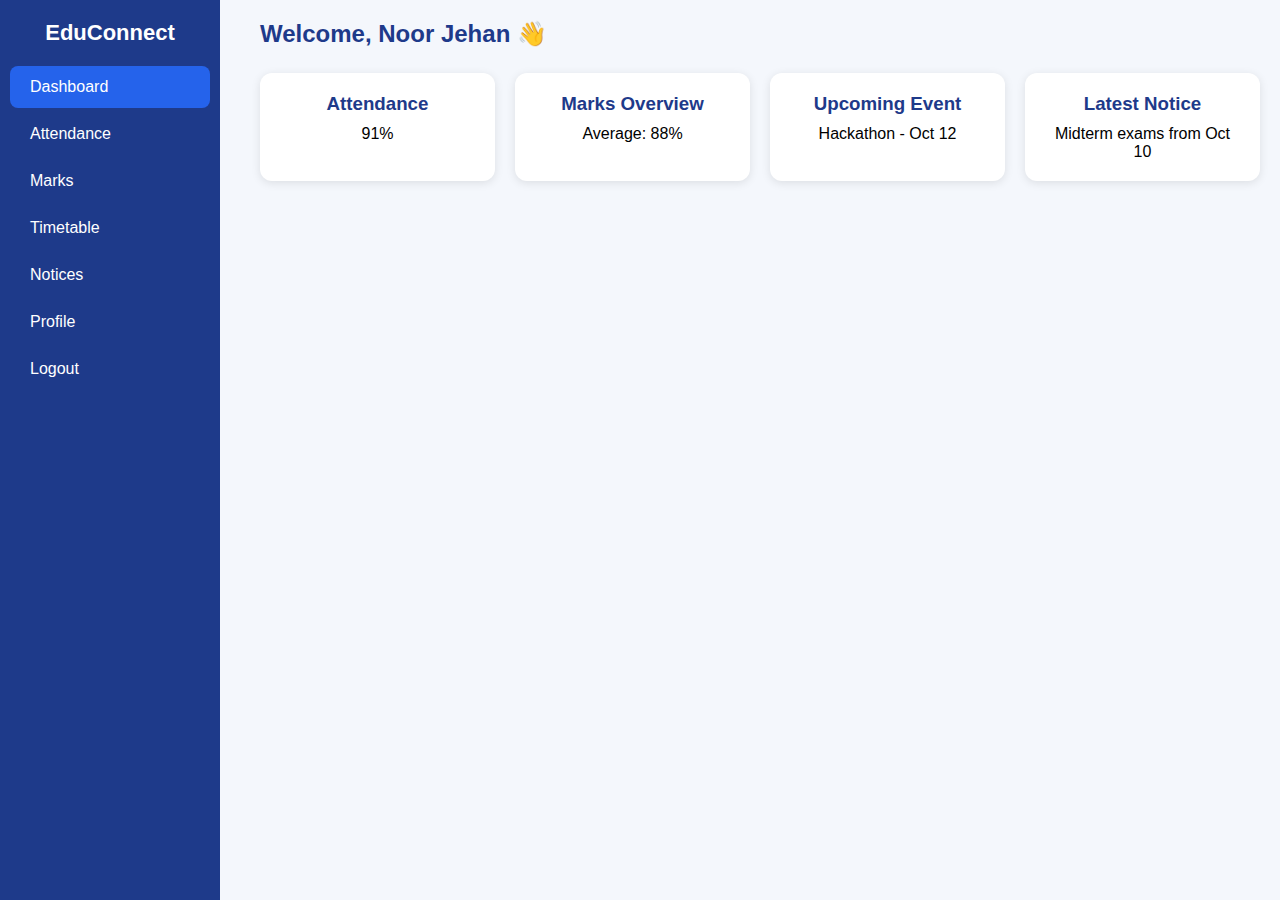
<file: text/dashboard.html>
<!DOCTYPE html>
<html lang="en">
<head>
  <meta charset="UTF-8">
  <meta name="viewport" content="width=device-width, initial-scale=1.0">
  <title>EduConnect | Dashboard</title>
  <style>
    /* ===== General Reset ===== */
    * {
      margin: 0;
      padding: 0;
      box-sizing: border-box;
      font-family: 'Poppins', sans-serif;
    }

    body {
      display: flex;
      min-height: 100vh;
      background: #f4f7fc;
    }

    /* ===== Sidebar ===== */
    .sidebar {
      width: 220px;
      background: #1e3a8a;
      color: white;
      flex-shrink: 0;
      padding-top: 20px;
      position: fixed;
      height: 100%;
    }

    .sidebar h2 {
      text-align: center;
      margin-bottom: 20px;
      font-size: 22px;
    }

    .sidebar ul {
      list-style: none;
      padding: 0;
    }

    .sidebar ul li a {
      display: block;
      padding: 12px 20px;
      color: white;
      text-decoration: none;
      border-radius: 8px;
      margin: 5px 10px;
      transition: all 0.3s;
    }

    .sidebar ul li a:hover,
    .sidebar ul li a.active {
      background: #2563eb;
    }

    /* ===== Main Content ===== */
    .main-content {
      margin-left: 240px;
      padding: 20px;
      width: 100%;
    }

    header h2 {
      margin-bottom: 25px;
      color: #1e3a8a;
    }

    /* ===== Dashboard Cards ===== */
    .cards {
      display: grid;
      grid-template-columns: repeat(auto-fit, minmax(220px, 1fr));
      gap: 20px;
    }

    .card {
      background: white;
      padding: 20px;
      border-radius: 12px;
      box-shadow: 0 2px 10px rgba(0,0,0,0.1);
      text-align: center;
      transition: transform 0.2s;
    }

    .card:hover {
      transform: scale(1.03);
    }

    .card h3 {
      margin-bottom: 10px;
      color: #1e3a8a;
    }

    /* ===== Responsive ===== */
    @media (max-width: 768px) {
      .sidebar {
        position: relative;
        width: 100%;
        height: auto;
      }
      .main-content {
        margin-left: 0;
      }
      .cards {
        grid-template-columns: 1fr;
      }
    }
  </style>
</head>
<body>

  <!-- Sidebar -->
  <div class="sidebar">
    <h2>EduConnect</h2>
    <ul>
      <li><a href="dashboard.html" class="active">Dashboard</a></li>
      <li><a href="attendance.html">Attendance</a></li>
      <li><a href="marks.html">Marks</a></li>
      <li><a href="timetable.html">Timetable</a></li>
      <li><a href="notices.html">Notices</a></li>
      <li><a href="profile.html">Profile</a></li>
      <li><a href="index.html">Logout</a></li>
    </ul>
  </div>

  <!-- Main Content -->
  <div class="main-content">
    <header>
      <h2>Welcome, Noor Jehan 👋</h2>
    </header>

    <div class="cards">
      <div class="card">
        <h3>Attendance</h3>
        <p>91%</p>
      </div>
      <div class="card">
        <h3>Marks Overview</h3>
        <p>Average: 88%</p>
      </div>
      <div class="card">
        <h3>Upcoming Event</h3>
        <p>Hackathon - Oct 12</p>
      </div>
      <div class="card">
        <h3>Latest Notice</h3>
        <p>Midterm exams from Oct 10</p>
      </div>
    </div>
  </div>

</body>
</html>
</file>
<file: style.css>
@import url('https://fonts.googleapis.com/css2?family=Poppins:wght@400;500;600&display=swap');

* {
  margin: 0;
  padding: 0;
  box-sizing: border-box;
  font-family: 'Poppins', sans-serif;
}

body {
  background: #f6f5fa;
  color: #222;
  line-height: 1.6;

}

.form-wrapper {
  min-height: 100vh;
  display: flex;
  justify-content: center;
  align-items: center;
}


/* 
  Navbar Pages: Home, About, Contact, Login, Register
    */

/* Navbar */
nav {
  background: linear-gradient(90deg, #6D5486, #8C70A8);
  display: flex;
  justify-content: space-between;
  align-items: center;
  padding: 15px 60px;
  color: white;
  box-shadow: 0 4px 10px rgba(0, 0, 0, 0.1);
}

.logo {
  font-size: 26px;
  font-weight: 600;
}

.nav-links a {
  color: white;
  text-decoration: none;
  margin: 0 15px;
  font-weight: 500;
  transition: 0.3s ease;
}

.nav-links a:hover {
  color: #dcd0ff;
}

/* Hero Section (Homepage) */
.hero {
  text-align: center;
  padding: 90px 20px;
  background: linear-gradient(120deg, #ede0ff, #f8f3ff);
}

.hero h1 {
  font-size: 42px;
  color: #4e3a68;
  font-weight: 600;
}

.hero p {
  margin-top: 15px;
  font-size: 18px;
  color: #555;
}

.hero .btn {
  margin-top: 25px;
  display: inline-block;
  background: linear-gradient(135deg, #6D5486, #8C70A8);
  color: white;
  padding: 12px 28px;
  border-radius: 8px;
  text-decoration: none;
  font-weight: 500;
  transition: all 0.3s ease;
}

.hero .btn:hover {
  transform: scale(1.05);
  background: linear-gradient(135deg, #5a4377, #7c629a);
}

/* Feature Boxes */
.features {
  background-color: #f5effa;
  padding: 80px 40px;
  text-align: center;
}

.features h2 {
  color: #4e3a68;
  font-size: 32px;
  margin-bottom: 40px;
}

.feature-boxes {
  display: grid;
  grid-template-columns: repeat(auto-fit, minmax(250px, 1fr));
  gap: 25px;
  max-width: 1100px;
  margin: 0 auto;
}

.feature {
  background: white;
  border-radius: 15px;
  padding: 30px 20px;
  box-shadow: 0 4px 10px rgba(0, 0, 0, 0.1);
  transition: 0.3s ease;
}

.feature:hover {
  transform: translateY(-8px);
  box-shadow: 0 8px 20px rgba(0, 0, 0, 0.15);
}

.feature i {
  font-size: 38px;
  color: #6D5486;
  margin-bottom: 15px;
}

/* Contact Page */
.contact-section {
  background: #f9f8ff;
  padding: 60px 20px;
  text-align: center;
}

.contact-container {
  max-width: 950px;
  margin: 0 auto;
  background: white;
  padding: 40px;
  border-radius: 20px;
  box-shadow: 0 4px 12px rgba(0, 0, 0, 0.1);
  display: flex;
  flex-wrap: wrap;
  justify-content: space-between;
  gap: 25px;
}

.contact-info {
  flex: 1 1 40%;
  text-align: left;
}

.contact-info h2 {
  color: #6D5486;
  margin-bottom: 15px;
}

.contact-info i {
  color: #6D5486;
  margin-right: 8px;
}

form {
  flex: 1 1 50%;
  display: flex;
  flex-direction: column;
  gap: 15px;
}

input,
textarea {
  width: 100%;
  padding: 12px;
  border-radius: 8px;
  border: 1px solid #ccc;
  font-size: 15px;
}

button {
  background: linear-gradient(135deg, #6D5486, #8C70A8);
  color: white;
  padding: 12px;
  border: none;
  border-radius: 8px;
  font-size: 16px;
  cursor: pointer;
  transition: 0.3s ease;
}

button:hover {
  background: linear-gradient(135deg, #59406E, #7b5b99);
  transform: scale(1.02);
}

/* Login & Register Forms */
.container {

  background: #2d224d;
  color: rgb(65, 46, 80);
  width: 90%;
  max-width: 350px;
  padding: 2rem 2.5rem;
  border-radius: 15px;
  box-shadow: 0 4px 20px rgba(0, 0, 0, 0.3);
  text-align: center;

}

.container2 {
  background: #2d224d;
  color: white;
  width: 90%;
  max-width: 400px;
  padding: 2rem 2.5rem;
  border-radius: 15px;
  box-shadow: 0 4px 20px rgba(0, 0, 0, 0.3);
  text-align: center;

}

.container h2 {
  color: #f5f8f9;
  margin-bottom: 1rem;
}

.container a {
  padding: 3px;
  color: #f2e5e5;
}

.container2 a {
  color: #f2e5e5;

}

.container input {
  width: 100%;
  padding: 10px;
  margin: 8px 0;
  border: none;
  border-radius: 8px;
}

.container button {
  width: 100%;
  padding: 10px;
  background: #6d5486;
  color: #f3efef;
  border: none;
  border-radius: 8px;
  cursor: pointer;
}

.container button:hover {
  background: #5858a2;
}

/* Sidebar Pages: Dashboard, Attendance, etc.  */

.sidebar {
  width: 220px;
  background: linear-gradient(180deg, #6D5486, #8C70A8);
  color: white;
  height: 100vh;
  position: fixed;
  padding-top: 25px;
}

.sidebar h2 {
  text-align: center;
  margin-bottom: 25px;
  font-size: 22px;
}

.sidebar ul {
  list-style: none;
  padding: 0;
}

.sidebar ul li a {
  display: block;
  padding: 12px 20px;
  color: white;
  text-decoration: none;
  border-radius: 8px;
  margin: 6px 10px;
  transition: all 0.3s ease;
}

.sidebar ul li a:hover,
.sidebar ul li a.active {
  background: rgba(255, 255, 255, 0.15);
  backdrop-filter: blur(6px);
}

/* Main Content Area */
.main-content {
  margin-left: 240px;
  padding: 30px;

}

.main-content1 {


  padding: 50px 30px 30px 30px;

  background: white;


}

.main-content1 h1 {
  text-align: center;

  padding-bottom: 20px;

  color: #222;
  font-size: 2.3rem;

}

/* Dashboard Cards */
.cards {
  display: grid;
  grid-template-rows: 1fr 1fr 1fr;
  gap: 20px;
}

.card {
  background: #b4afb3;
  border-radius: 12px;
  box-shadow: 0 4px 12px rgba(0, 0, 0, 0.1);
  padding: 20px;
  text-align: center;
  transition: 0.3s ease;
}

.card:hover {
  transform: scale(1.03);
}

.card h3 {
  color: #6D5486;
}

/* Tables (Attendance, Marks, Timetable) */
.timetable {
  text-align: center;
  margin: 30px auto;
  width: 90%;
  background: #fff;
  border-radius: 12px;
  box-shadow: 0 0 10px rgba(0, 0, 0, 0.1);
  padding: 20px 30px;
}

table {
  width: 100%;
  border-collapse: collapse;

  margin-top: 15px;
  font-size: 15px;
}

th,
td {
  border: 1px solid #ddd;
  padding: 12px 10px;
  text-align: center;

}

th {
  background: #6D5486;
  color: white;
  font-weight: 600;
}

/* Notices */
.notice {
  background: #f5e8f8;
  padding: 15px;
  margin-bottom: 15px;
  border-radius: 10px;
  box-shadow: 0 2px 8px rgba(0, 0, 0, 0.1);
  transition: 0.2s ease;
}

.notice:hover {
  transform: scale(1.02);
}

/* Profile Page */
.profile {
  background: white;
  margin: 40px auto;
  padding: 30px 40px;
  border-radius: 15px;
  box-shadow: 0 4px 15px rgba(0, 0, 0, 0.1);

  max-width: 420px;
  text-align: center;
}




/* Profile Picture */
.profile img {
  width: 120px;
  height: 120px;
  border-radius: 50%;
  object-fit: cover;
  border: 4px solid #6D5486;
  margin-bottom: 20px;
}

/* Input Fields */
.profile input {
  width: 100%;
  padding: 10px 12px;
  margin: 8px 0;
  border-radius: 8px;
  border: 1px solid #ccc;
  font-size: 15px;
  transition: 0.3s;
}

.profile input:focus {
  border-color: #6D5486;
  outline: none;
  box-shadow: 0 0 5px rgba(109, 84, 134, 0.3);
}

/* Button */
.profile button {
  width: 100%;
  padding: 10px;
  background: linear-gradient(135deg, #6D5486, #8C70A8);
  color: white;
  border: none;
  border-radius: 8px;
  cursor: pointer;
  margin-top: 15px;
  font-weight: 500;
  transition: 0.3s ease;
}

.profile button:hover {
  background: linear-gradient(135deg, #59406E, #7b5b99);
  transform: scale(1.03);
}

/* Footer */
footer {
  position: fixed;
  left: 0;
  bottom: 0;
  width: 100%;
  background: linear-gradient(90deg, #6D5486, #8C70A8);
  color: white;
  text-align: center;
  padding: 15px;
  font-size: 14px;

  letter-spacing: 0.3px;
}

/* Responsive */
@media (max-width: 768px) {
  nav {
    flex-direction: column;
    gap: 10px;
    padding: 15px 25px;
    align-items: center;
  }

  .nav-links a {
    margin: 0 8px;

  }

  .sidebar {
    position: relative;
    width: 100% !important;
    height: auto;
    padding-bottom: 10px;
  }

  .sidebar h2 {
    font-size: 18px;
    margin-bottom: 5px;
  }

  .main-content,
  .main-content1 {
    margin-left: 0 !important;
    clear: both !important;
    width: 100% !important;
    padding: 20px;

  }

  .timetable {
    width: 95%;
    padding: 10px;

  }


  .table {
    font-size: 12px;

  }

  th,
  td {

    padding: 6px 3px
  }

  .cards {
    grid-template-columns: 1fr;
    gap: 15px;
  }

  .container,
  .container2 {
    width: 90%;
    margin: 50px auto;
    padding: 1.5rem;
  }

  .contact-container {
    flex-direction: column;
    gap: 15px;
    padding: 20px;
  }

  .contact-info,
  form {
    flex: 1 1 100%;

  }

  .feature-boxes {
    grid-template-columns: 1fr;
    gap: 15px;
    padding: 0 10px;

  }

  .profile {
    max-width: 90%;
    margin: 20px auto;
    padding: 20px;
  }

  footer {
    padding: 10px !important;
    margin-top: 0 !important;
  }

  .main-content+footer,
  .main-content1+footer {
    position: relative !important;
    margin-top: 20px !important;

  }
}
</file>
